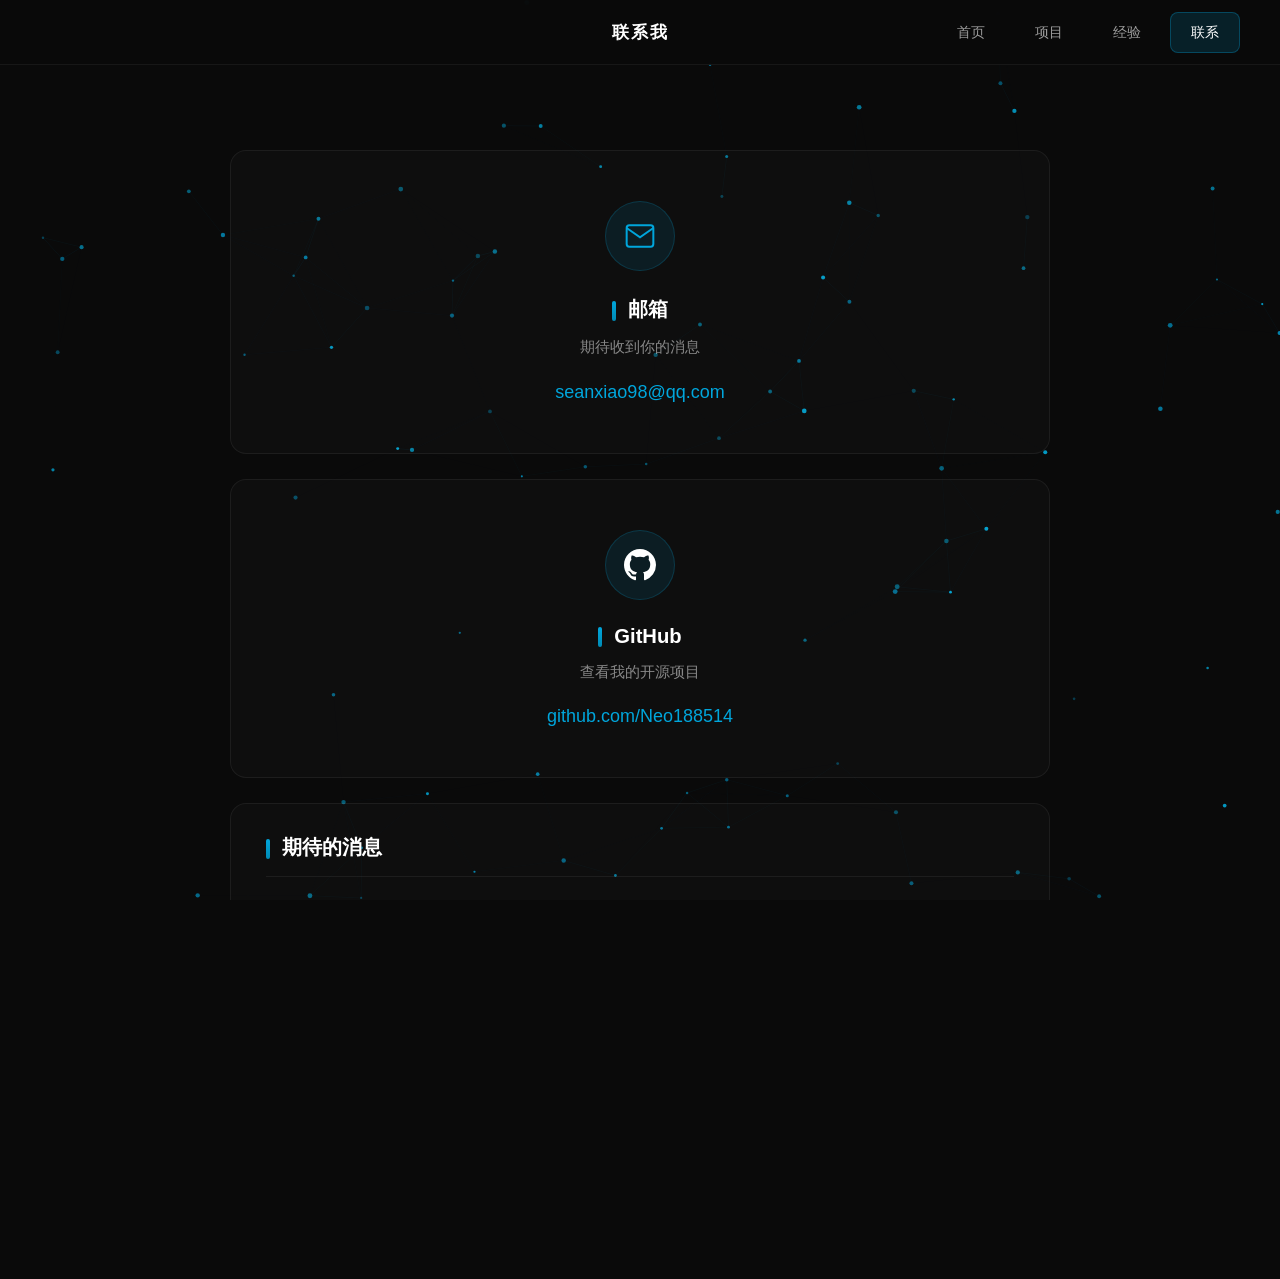
<file: contact.html>
<!DOCTYPE html>
<html lang="zh-CN">
<head>
  <meta charset="UTF-8">
  <meta http-equiv="X-UA-Compatible" content="IE=edge">
  <meta name="viewport" content="width=device-width, initial-scale=1.0">
  <title>联系 - 小郑同学</title>
  <link rel="stylesheet" href="./css/base.css">
  <link rel="stylesheet" href="./css/index1.css">
</head>
<body>

  <canvas class="canvas-wrap" id="triangle-lost-in-space"></canvas>

  <div class="box">
    <div class="header">
      <div class="col">联系我</div>
      <div class="header-right">
        <ul class="header-nav">
          <li><a href="./index.html">首页</a></li>
          <li><a href="./home.html">项目</a></li>
          <li><a href="./resume.html">经验</a></li>
          <li class="active"><a href="./contact.html">联系</a></li>
        </ul>
      </div>
    </div>

    <div class="main-content">

      <div class="card fade-in" style="text-align: center; padding: 50px 30px;">
        <div style="width: 70px; height: 70px; border-radius: 50%; background: rgba(0,166,220,0.1); border: 1px solid rgba(0,166,220,0.2); display: flex; align-items: center; justify-content: center; margin: 0 auto 25px;">
          <svg viewBox="0 0 24 24" fill="none" stroke="#00a6dc" stroke-width="1.5" width="32" height="32">
            <path d="M4 4h16c1.1 0 2 .9 2 2v12c0 1.1-.9 2-2 2H4c-1.1 0-2-.9-2-2V6c0-1.1.9-2 2-2z"/>
            <polyline points="22,6 12,13 2,6"/>
          </svg>
        </div>
        <h3 style="border: none; padding: 0; margin-bottom: 10px;">邮箱</h3>
        <p style="margin-bottom: 20px; color: rgba(255,255,255,0.5);">期待收到你的消息</p>
        <a href="mailto:seanxiao98@qq.com" style="color: #00a6dc; font-size: 1.2rem; text-decoration: none; transition: color 0.2s;" onmouseover="this.style.color='#fff'" onmouseout="this.style.color='#00a6dc'">seanxiao98@qq.com</a>
      </div>

      <div class="card fade-in fade-in-delay-1" style="text-align: center; padding: 50px 30px;">
        <div style="width: 70px; height: 70px; border-radius: 50%; background: rgba(0,166,220,0.1); border: 1px solid rgba(0,166,220,0.2); display: flex; align-items: center; justify-content: center; margin: 0 auto 25px;">
          <svg viewBox="0 0 24 24" fill="#fff" width="32" height="32">
            <path d="M12 0C5.37 0 0 5.37 0 12c0 5.31 3.435 9.795 8.205 11.385.6.105.825-.255.825-.57 0-.285-.015-1.23-.015-2.235-3.015.555-3.795-.735-4.035-1.41-.135-.345-.72-1.41-1.23-1.695-.42-.225-1.02-.78-.015-.795.945-.015 1.62.87 1.845 1.23 1.08 1.815 2.805 1.305 3.495.99.105-.78.42-1.305.765-1.605-2.67-.3-5.46-1.335-5.46-5.925 0-1.305.465-2.385 1.23-3.225-.12-.3-.54-1.53.12-3.18 0 0 1.005-.315 3.3 1.23.96-.27 1.98-.405 3-.405s2.04.135 3 .405c2.295-1.56 3.3-1.23 3.3-1.23.66 1.65.24 2.88.12 3.18.765.84 1.23 1.905 1.23 3.225 0 4.605-2.805 5.625-5.475 5.925.435.375.81 1.095.81 2.22 0 1.605-.015 2.895-.015 3.3 0 .315.225.69.825.57A12.02 12.02 0 0024 12c0-6.63-5.37-12-12-12z"/>
          </svg>
        </div>
        <h3 style="border: none; padding: 0; margin-bottom: 10px;">GitHub</h3>
        <p style="margin-bottom: 20px; color: rgba(255,255,255,0.5);">查看我的开源项目</p>
        <a href="https://github.com/Neo188514" target="_blank" style="color: #00a6dc; font-size: 1.2rem; text-decoration: none; transition: color 0.2s;" onmouseover="this.style.color='#fff'" onmouseout="this.style.color='#00a6dc'">github.com/Neo188514</a>
      </div>

      <div class="card fade-in fade-in-delay-2">
        <h3>期待的消息</h3>
        <p>如果你有以下想法，欢迎联系我：</p>
        <ul style="color: rgba(255,255,255,0.6); padding-left: 20px; line-height: 2.2; margin-top: 10px;">
          <li>技术合作或项目交流</li>
          <li>实习机会或工作机会</li>
          <li>技术问题讨论</li>
          <li>只是想打个招呼 👋</li>
        </ul>
      </div>

      <div class="footer fade-in fade-in-delay-3">
        <p>© 2026 小郑同学 <span>|</span> 用 ❤️ 构建</p>
      </div>
    </div>
  </div>

  <script src="./js/canvas.js"></script>
</body>
</html>
</file>
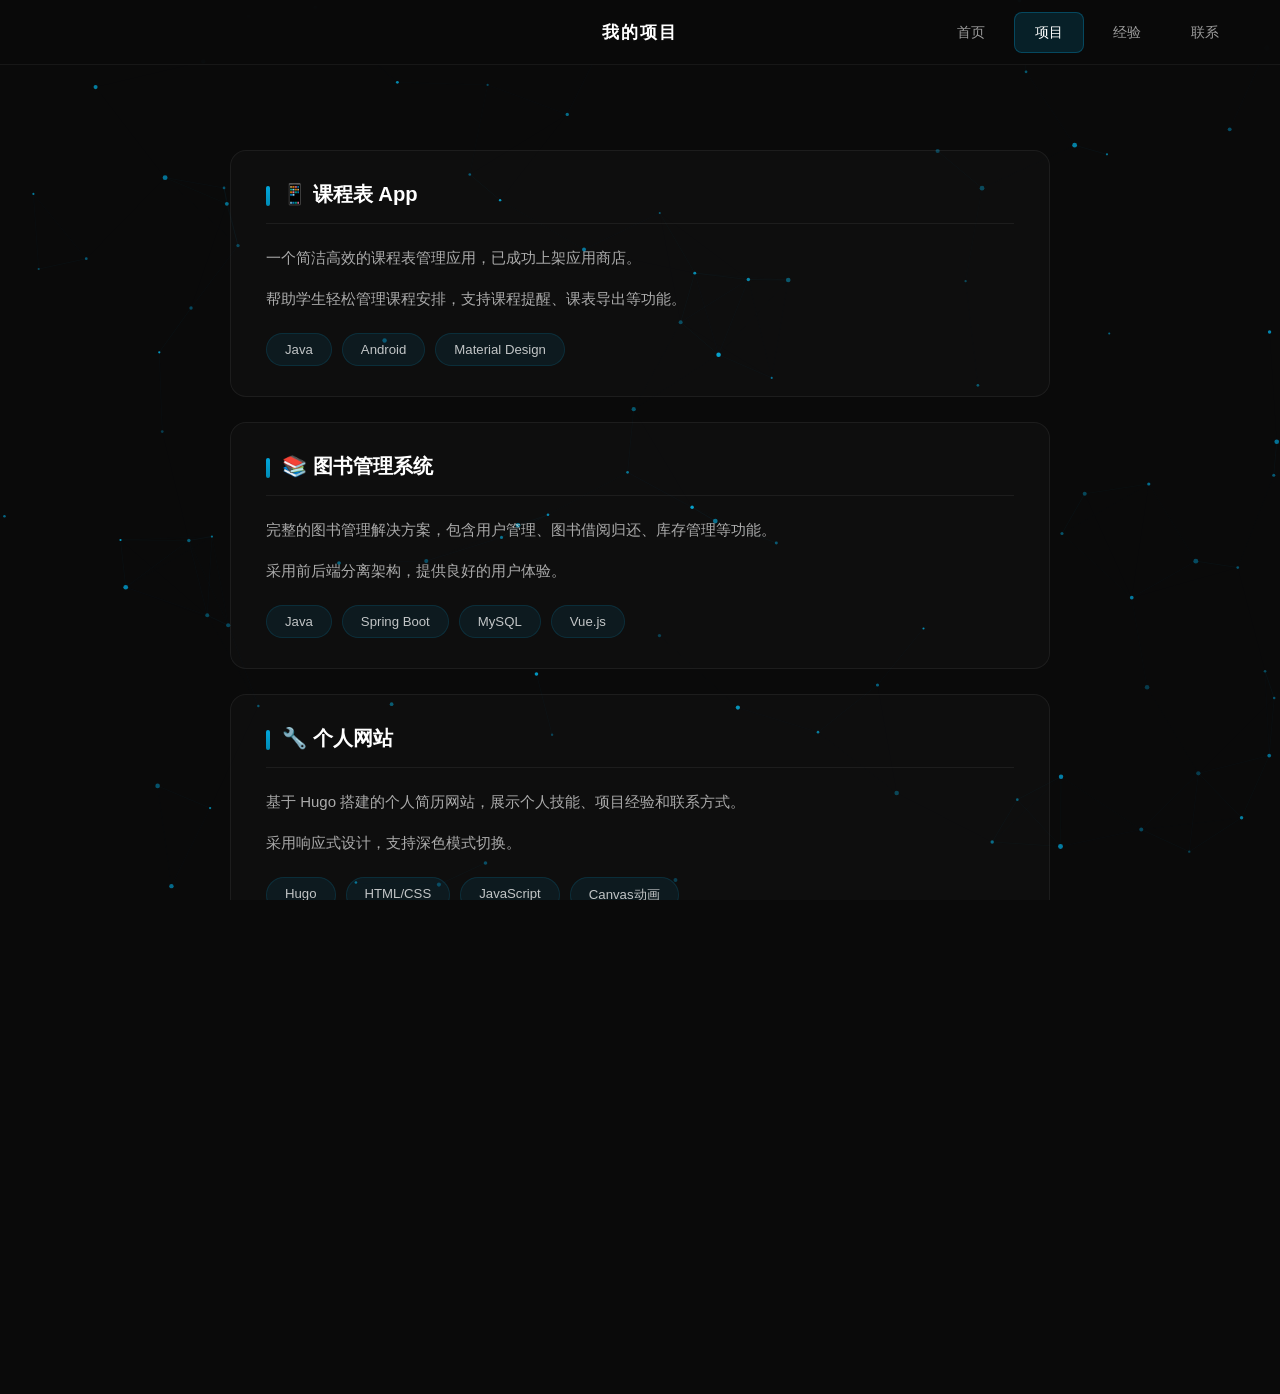
<file: home.html>
<!DOCTYPE html>
<html lang="zh-CN">
<head>
  <meta charset="UTF-8">
  <meta http-equiv="X-UA-Compatible" content="IE=edge">
  <meta name="viewport" content="width=device-width, initial-scale=1.0">
  <title>项目 - 小郑同学</title>
  <link rel="stylesheet" href="./css/base.css">
  <link rel="stylesheet" href="./css/index1.css">
</head>
<body>

  <canvas class="canvas-wrap" id="triangle-lost-in-space"></canvas>

  <div class="box">
    <div class="header">
      <div class="col">我的项目</div>
      <div class="header-right">
        <ul class="header-nav">
          <li><a href="./index.html">首页</a></li>
          <li class="active"><a href="./home.html">项目</a></li>
          <li><a href="./resume.html">经验</a></li>
          <li><a href="./contact.html">联系</a></li>
        </ul>
      </div>
    </div>

    <div class="main-content">

      <div class="card fade-in">
        <h3>📱 课程表 App</h3>
        <p>一个简洁高效的课程表管理应用，已成功上架应用商店。</p>
        <p style="margin-top: 10px;">帮助学生轻松管理课程安排，支持课程提醒、课表导出等功能。</p>
        <div class="skills-grid" style="margin-top: 20px;">
          <span class="skill-tag">Java</span>
          <span class="skill-tag">Android</span>
          <span class="skill-tag">Material Design</span>
        </div>
      </div>

      <div class="card fade-in fade-in-delay-1">
        <h3>📚 图书管理系统</h3>
        <p>完整的图书管理解决方案，包含用户管理、图书借阅归还、库存管理等功能。</p>
        <p style="margin-top: 10px;">采用前后端分离架构，提供良好的用户体验。</p>
        <div class="skills-grid" style="margin-top: 20px;">
          <span class="skill-tag">Java</span>
          <span class="skill-tag">Spring Boot</span>
          <span class="skill-tag">MySQL</span>
          <span class="skill-tag">Vue.js</span>
        </div>
      </div>

      <div class="card fade-in fade-in-delay-2">
        <h3>🔧 个人网站</h3>
        <p>基于 Hugo 搭建的个人简历网站，展示个人技能、项目经验和联系方式。</p>
        <p style="margin-top: 10px;">采用响应式设计，支持深色模式切换。</p>
        <div class="skills-grid" style="margin-top: 20px;">
          <span class="skill-tag">Hugo</span>
          <span class="skill-tag">HTML/CSS</span>
          <span class="skill-tag">JavaScript</span>
          <span class="skill-tag">Canvas动画</span>
        </div>
      </div>

      <div class="card fade-in fade-in-delay-3">
        <h3>🗄️ 数据库学习项目</h3>
        <p>MySQL 学习过程中的实践项目，包括主从复制、索引优化、慢查询分析等。</p>
        <p style="margin-top: 10px;">通过实际项目加深对数据库原理的理解。</p>
        <div class="skills-grid" style="margin-top: 20px;">
          <span class="skill-tag">MySQL</span>
          <span class="skill-tag">Redis</span>
          <span class="skill-tag">Linux</span>
        </div>
      </div>

      <div class="footer fade-in fade-in-delay-4">
        <p>© 2026 小郑同学 <span>|</span> 用 ❤️ 构建</p>
      </div>
    </div>
  </div>

  <script src="./js/canvas.js"></script>
</body>
</html>
</file>
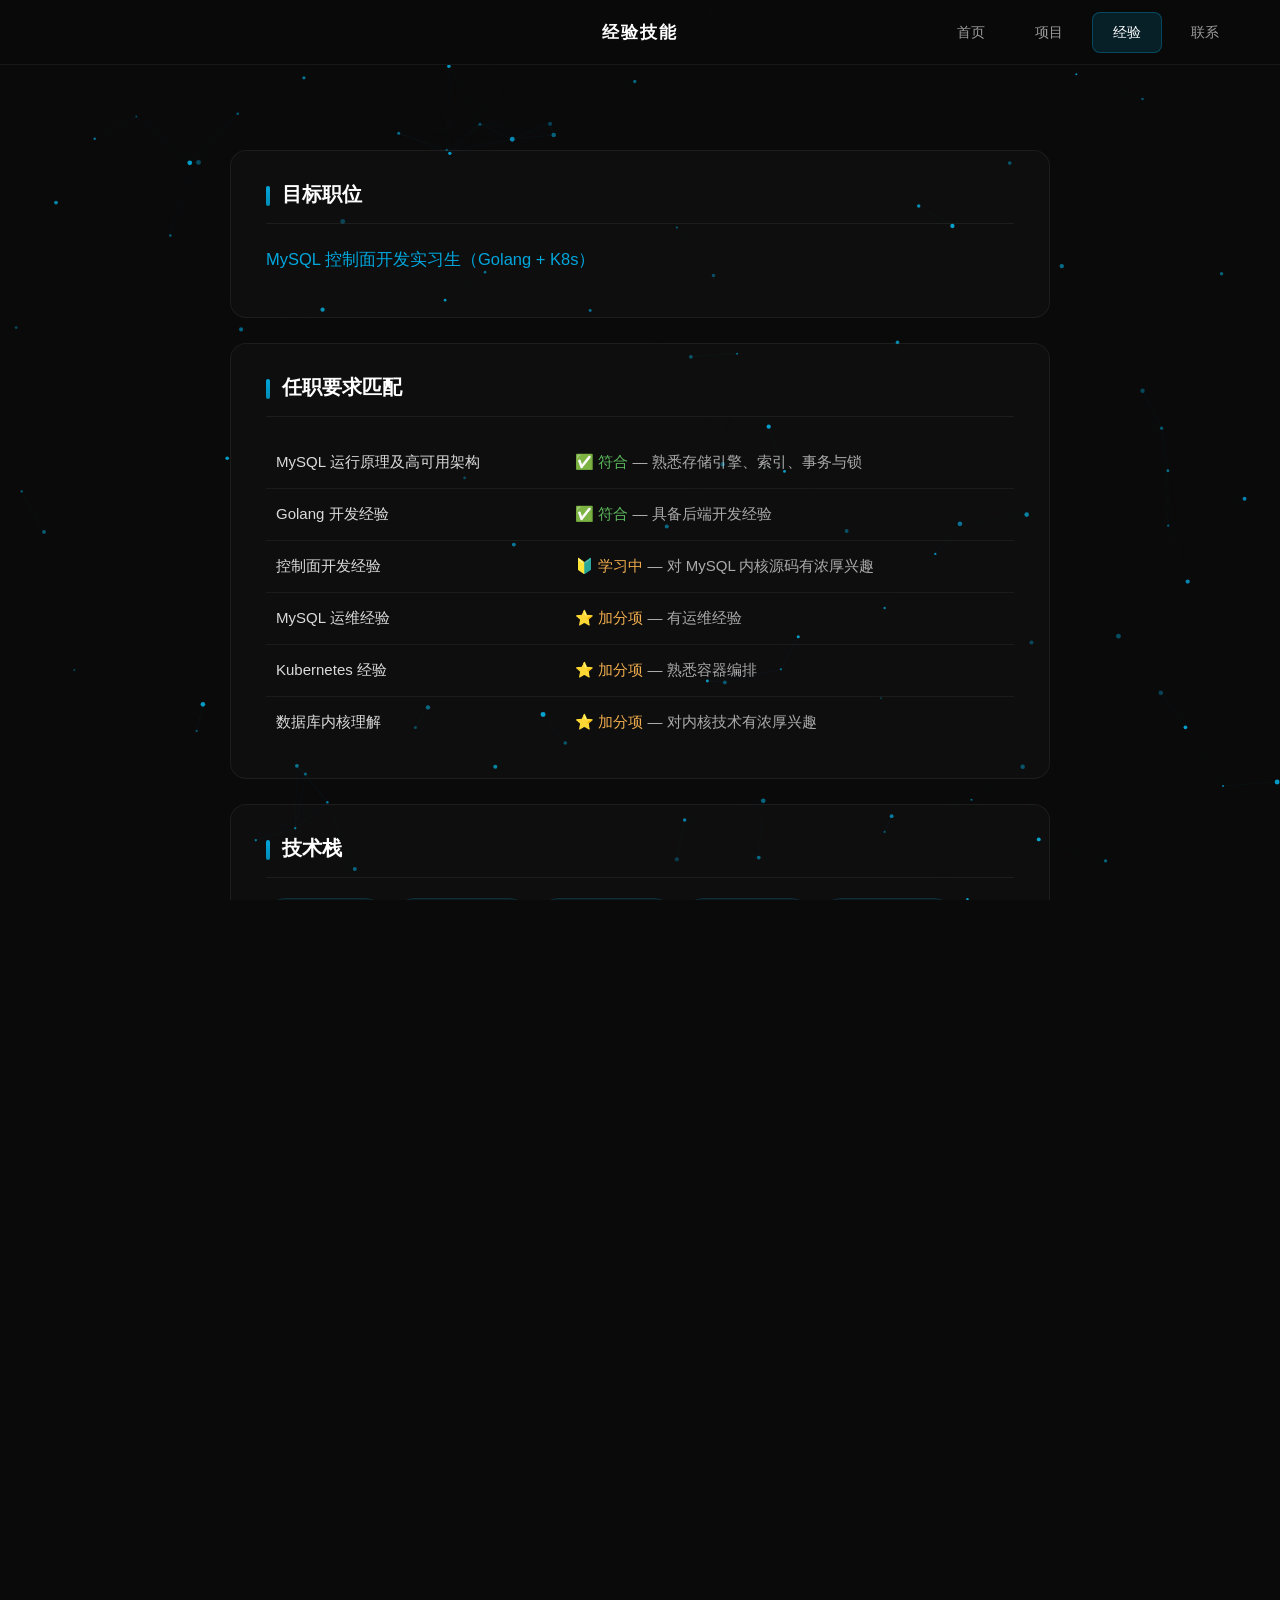
<file: resume.html>
<!DOCTYPE html>
<html lang="zh-CN">
<head>
  <meta charset="UTF-8">
  <meta http-equiv="X-UA-Compatible" content="IE=edge">
  <meta name="viewport" content="width=device-width, initial-scale=1.0">
  <title>经验 - 小郑同学</title>
  <link rel="stylesheet" href="./css/base.css">
  <link rel="stylesheet" href="./css/index1.css">
</head>
<body>

  <canvas class="canvas-wrap" id="triangle-lost-in-space"></canvas>

  <div class="box">
    <div class="header">
      <div class="col">经验技能</div>
      <div class="header-right">
        <ul class="header-nav">
          <li><a href="./index.html">首页</a></li>
          <li><a href="./home.html">项目</a></li>
          <li class="active"><a href="./resume.html">经验</a></li>
          <li><a href="./contact.html">联系</a></li>
        </ul>
      </div>
    </div>

    <div class="main-content">

      <div class="card fade-in">
        <h3>目标职位</h3>
        <p style="font-size: 1.1rem; color: #00a6dc;">MySQL 控制面开发实习生（Golang + K8s）</p>
      </div>

      <div class="card fade-in fade-in-delay-1">
        <h3>任职要求匹配</h3>
        <table class="table">
          <tr>
            <td>MySQL 运行原理及高可用架构</td>
            <td><span class="match-yes">✅ 符合</span> — 熟悉存储引擎、索引、事务与锁</td>
          </tr>
          <tr>
            <td>Golang 开发经验</td>
            <td><span class="match-yes">✅ 符合</span> — 具备后端开发经验</td>
          </tr>
          <tr>
            <td>控制面开发经验</td>
            <td><span class="match-star">🔰 学习中</span> — 对 MySQL 内核源码有浓厚兴趣</td>
          </tr>
          <tr>
            <td>MySQL 运维经验</td>
            <td><span class="match-star">⭐ 加分项</span> — 有运维经验</td>
          </tr>
          <tr>
            <td>Kubernetes 经验</td>
            <td><span class="match-star">⭐ 加分项</span> — 熟悉容器编排</td>
          </tr>
          <tr>
            <td>数据库内核理解</td>
            <td><span class="match-star">⭐ 加分项</span> — 对内核技术有浓厚兴趣</td>
          </tr>
        </table>
      </div>

      <div class="card fade-in fade-in-delay-2">
        <h3>技术栈</h3>
        <div class="skills-grid">
          <span class="skill-tag" style="padding: 10px 20px;">☕ Java <em style="opacity:0.6">后端</em></span>
          <span class="skill-tag" style="padding: 10px 20px;">🔷 Golang <em style="opacity:0.6">后端</em></span>
          <span class="skill-tag" style="padding: 10px 20px;">🗄️ MySQL <em style="opacity:0.6">熟悉</em></span>
          <span class="skill-tag" style="padding: 10px 20px;">☸️ K8s <em style="opacity:0.6">学习中</em></span>
          <span class="skill-tag" style="padding: 10px 20px;">🐳 Docker <em style="opacity:0.6">掌握</em></span>
          <span class="skill-tag" style="padding: 10px 20px;">🐧 Linux <em style="opacity:0.6">熟练</em></span>
          <span class="skill-tag" style="padding: 10px 20px;">🐍 Python <em style="opacity:0.6">可用</em></span>
          <span class="skill-tag" style="padding: 10px 20px;">🌐 JavaScript <em style="opacity:0.6">可用</em></span>
        </div>
      </div>

      <div class="card fade-in fade-in-delay-3">
        <h3>为什么选择我</h3>
        <ul class="number-list">
          <li>
            <div class="text"><strong>技术匹配度高</strong> — MySQL 理解 + Golang + K8s 三项核心技能全部匹配</div>
          </li>
          <li>
            <div class="text"><strong>加分项全中</strong> — MySQL 运维、K8s、内核理解均有涉及</div>
          </li>
          <li>
            <div class="text"><strong>学习动力强</strong> — 对 MySQL 内核研发有浓厚兴趣，主动深入学习</div>
          </li>
          <li>
            <div class="text"><strong>工程实践</strong> — 有实际项目经验，课程表 App 已上架</div>
          </li>
        </ul>
      </div>

      <div class="footer fade-in fade-in-delay-4">
        <p>© 2026 小郑同学 <span>|</span> 用 ❤️ 构建</p>
      </div>
    </div>
  </div>

  <script src="./js/canvas.js"></script>
</body>
</html>
</file>
<file: css/base.css>
/* ============================================
   小郑同学 - 纯黑深色主题
   ============================================ */

* {
  margin: 0;
  padding: 0;
  box-sizing: border-box;
}

html, body {
  position: relative;
  width: 100%;
  height: 100%;
  font-family: -apple-system, BlinkMacSystemFont, "Segoe UI", "PingFang SC", "Microsoft YaHei", sans-serif;
  font-size: 15px;
  color: #fff;
  background-color: #0a0a0a;
  overflow-x: hidden;
}

a {
  color: inherit;
  text-decoration: none;
}

/* Canvas */
.canvas-wrap {
  position: fixed;
  top: 0;
  left: 0;
  width: 100%;
  height: 100%;
  z-index: 0;
}

/* 主体 */
.box {
  position: relative;
  z-index: 1;
  width: 100%;
  min-height: 100vh;
  display: flex;
  flex-direction: column;
}

/* 顶部导航 */
.header {
  position: fixed;
  top: 0;
  left: 0;
  width: 100%;
  height: 65px;
  background: rgba(10, 10, 10, 0.95);
  backdrop-filter: blur(10px);
  border-bottom: 1px solid rgba(255, 255, 255, 0.06);
  display: flex;
  align-items: center;
  padding: 0 40px;
  z-index: 100;
}

.header .col {
  flex: 1;
  text-align: center;
  font-size: 1.15rem;
  font-weight: 600;
  color: #fff;
  letter-spacing: 2px;
}

.header-right {
  position: absolute;
  right: 40px;
}

/* 导航 */
.header-nav {
  list-style: none;
  display: flex;
  gap: 8px;
}

.header-nav li a {
  display: block;
  padding: 10px 20px;
  border-radius: 8px;
  color: rgba(255, 255, 255, 0.6);
  font-size: 0.95rem;
  transition: all 0.3s;
  border: 1px solid transparent;
}

.header-nav li a:hover {
  color: #fff;
  background: rgba(255, 255, 255, 0.05);
}

.header-nav li.active a {
  color: #fff;
  background: rgba(0, 166, 220, 0.15);
  border-color: rgba(0, 166, 220, 0.3);
}

/* 主要内容 */
.main-content {
  margin-top: 100px;
  padding: 50px 40px;
  flex: 1;
  max-width: 900px;
  margin-left: auto;
  margin-right: auto;
  width: 100%;
}

/* 首页 - 英雄区 */
.hero-section {
  text-align: center;
  padding: 80px 20px;
}

.hero-section .avatar {
  width: 150px;
  height: 150px;
  border-radius: 50%;
  object-fit: cover;
  border: 4px solid rgba(0, 166, 220, 0.3);
  margin-bottom: 30px;
  box-shadow: 0 0 50px rgba(0, 166, 220, 0.15);
  transition: all 0.3s;
}

.hero-section .avatar:hover {
  transform: scale(1.05);
  box-shadow: 0 0 60px rgba(0, 166, 220, 0.25);
}

.hero-section h1 {
  font-size: 3.2rem;
  font-weight: 700;
  color: #fff;
  margin-bottom: 15px;
  letter-spacing: 4px;
}

.hero-section .subtitle {
  font-size: 1.15rem;
  color: rgba(255, 255, 255, 0.5);
  margin-bottom: 35px;
  letter-spacing: 1px;
}

/* 社交链接 */
.social-links {
  display: flex;
  justify-content: center;
  gap: 15px;
  flex-wrap: wrap;
}

.social-link {
  display: inline-flex;
  align-items: center;
  gap: 8px;
  padding: 12px 25px;
  background: rgba(255, 255, 255, 0.03);
  border: 1px solid rgba(255, 255, 255, 0.1);
  border-radius: 30px;
  color: rgba(255, 255, 255, 0.8);
  font-size: 0.9rem;
  transition: all 0.3s;
}

.social-link:hover {
  background: #00a6dc;
  border-color: #00a6dc;
  color: #fff;
  transform: translateY(-3px);
  box-shadow: 0 8px 25px rgba(0, 166, 220, 0.25);
}

/* 卡片 */
.card {
  background: rgba(255, 255, 255, 0.02);
  border: 1px solid rgba(255, 255, 255, 0.06);
  border-radius: 16px;
  padding: 30px 35px;
  margin-bottom: 25px;
  transition: all 0.3s;
}

.card:hover {
  border-color: rgba(0, 166, 220, 0.2);
  background: rgba(255, 255, 255, 0.03);
}

.card h3 {
  color: #fff;
  font-size: 1.35rem;
  font-weight: 600;
  margin-bottom: 20px;
  padding-bottom: 15px;
  border-bottom: 1px solid rgba(255, 255, 255, 0.06);
}

.card h3::before {
  content: '';
  display: inline-block;
  width: 4px;
  height: 20px;
  background: linear-gradient(180deg, #00a6dc, #008bb5);
  border-radius: 2px;
  margin-right: 12px;
  vertical-align: middle;
}

.card p {
  color: rgba(255, 255, 255, 0.65);
  line-height: 1.9;
  margin-bottom: 12px;
}

/* 技能标签 */
.skills-grid {
  display: flex;
  flex-wrap: wrap;
  gap: 10px;
}

.skill-tag {
  background: rgba(0, 166, 220, 0.08);
  border: 1px solid rgba(0, 166, 220, 0.15);
  color: rgba(255, 255, 255, 0.75);
  padding: 8px 18px;
  border-radius: 20px;
  font-size: 0.88rem;
  transition: all 0.3s;
}

.skill-tag:hover {
  background: rgba(0, 166, 220, 0.2);
  border-color: rgba(0, 166, 220, 0.3);
  color: #fff;
  transform: translateY(-2px);
}

/* 联系方式 */
.contact-item {
  display: flex;
  align-items: center;
  gap: 15px;
  padding: 18px 0;
  border-bottom: 1px solid rgba(255, 255, 255, 0.05);
}

.contact-item:last-child {
  border-bottom: none;
}

.contact-item .icon {
  width: 45px;
  height: 45px;
  border-radius: 12px;
  background: rgba(0, 166, 220, 0.1);
  border: 1px solid rgba(0, 166, 220, 0.15);
  display: flex;
  align-items: center;
  justify-content: center;
  flex-shrink: 0;
}

.contact-item .icon svg {
  width: 22px;
  height: 22px;
  color: #00a6dc;
}

.contact-item .info {
  flex: 1;
}

.contact-item .label {
  font-size: 0.8rem;
  color: rgba(255, 255, 255, 0.4);
  margin-bottom: 3px;
}

.contact-item a {
  color: #00a6dc;
  font-size: 1rem;
  transition: color 0.2s;
}

.contact-item a:hover {
  color: #fff;
}

/* 表格 */
.table {
  width: 100%;
  border-collapse: collapse;
}

.table tr {
  border-bottom: 1px solid rgba(255, 255, 255, 0.05);
}

.table tr:last-child {
  border-bottom: none;
}

.table td {
  padding: 16px 10px;
  color: rgba(255, 255, 255, 0.65);
}

.table td:first-child {
  color: rgba(255, 255, 255, 0.85);
  font-weight: 500;
  width: 40%;
}

.match-yes { color: #5cb85c; }
.match-star { color: #f0ad4e; }
.match-no { color: #d9534f; }

/* 编号列表 */
.number-list {
  counter-reset: num;
  list-style: none;
}

.number-list li {
  counter-increment: num;
  display: flex;
  align-items: flex-start;
  gap: 15px;
  padding: 15px 0;
  border-bottom: 1px solid rgba(255, 255, 255, 0.05);
}

.number-list li:last-child {
  border-bottom: none;
}

.number-list li::before {
  content: counter(num);
  width: 32px;
  height: 32px;
  border-radius: 50%;
  background: rgba(0, 166, 220, 0.15);
  border: 1px solid rgba(0, 166, 220, 0.2);
  color: #00a6dc;
  font-size: 0.9rem;
  font-weight: 600;
  display: flex;
  align-items: center;
  justify-content: center;
  flex-shrink: 0;
}

.number-list li .text {
  color: rgba(255, 255, 255, 0.7);
  line-height: 1.7;
  padding-top: 4px;
}

/* 页脚 */
.footer {
  text-align: center;
  padding: 40px 30px;
  color: rgba(255, 255, 255, 0.3);
  font-size: 0.85rem;
  border-top: 1px solid rgba(255, 255, 255, 0.04);
  margin-top: 30px;
}

.footer span {
  color: rgba(255, 255, 255, 0.2);
}

/* 动画 */
.fade-in {
  opacity: 0;
  transform: translateY(25px);
  animation: fadeInUp 0.7s ease forwards;
}

@keyframes fadeInUp {
  to {
    opacity: 1;
    transform: translateY(0);
  }
}

.fade-in-delay-1 { animation-delay: 0.1s; }
.fade-in-delay-2 { animation-delay: 0.2s; }
.fade-in-delay-3 { animation-delay: 0.3s; }
.fade-in-delay-4 { animation-delay: 0.4s; }
.fade-in-delay-5 { animation-delay: 0.5s; }

/* 响应式 */
@media (max-width: 768px) {
  .header {
    padding: 0 20px;
  }
  .header-right {
    right: 20px;
  }
  .header-nav li a {
    padding: 8px 12px;
    font-size: 0.85rem;
  }
  .main-content {
    padding: 30px 20px;
    margin-top: 80px;
  }
  .hero-section h1 {
    font-size: 2.2rem;
  }
  .hero-section .avatar {
    width: 110px;
    height: 110px;
  }
  .card {
    padding: 22px 20px;
  }
}

/* 滚动条 */
::-webkit-scrollbar {
  width: 6px;
}
::-webkit-scrollbar-track {
  background: #0a0a0a;
}
::-webkit-scrollbar-thumb {
  background: #333;
  border-radius: 3px;
}
::-webkit-scrollbar-thumb:hover {
  background: #00a6dc;
}
</file>
<file: css/index1.css>
/* Additional styles - keep minimal */
</file>
